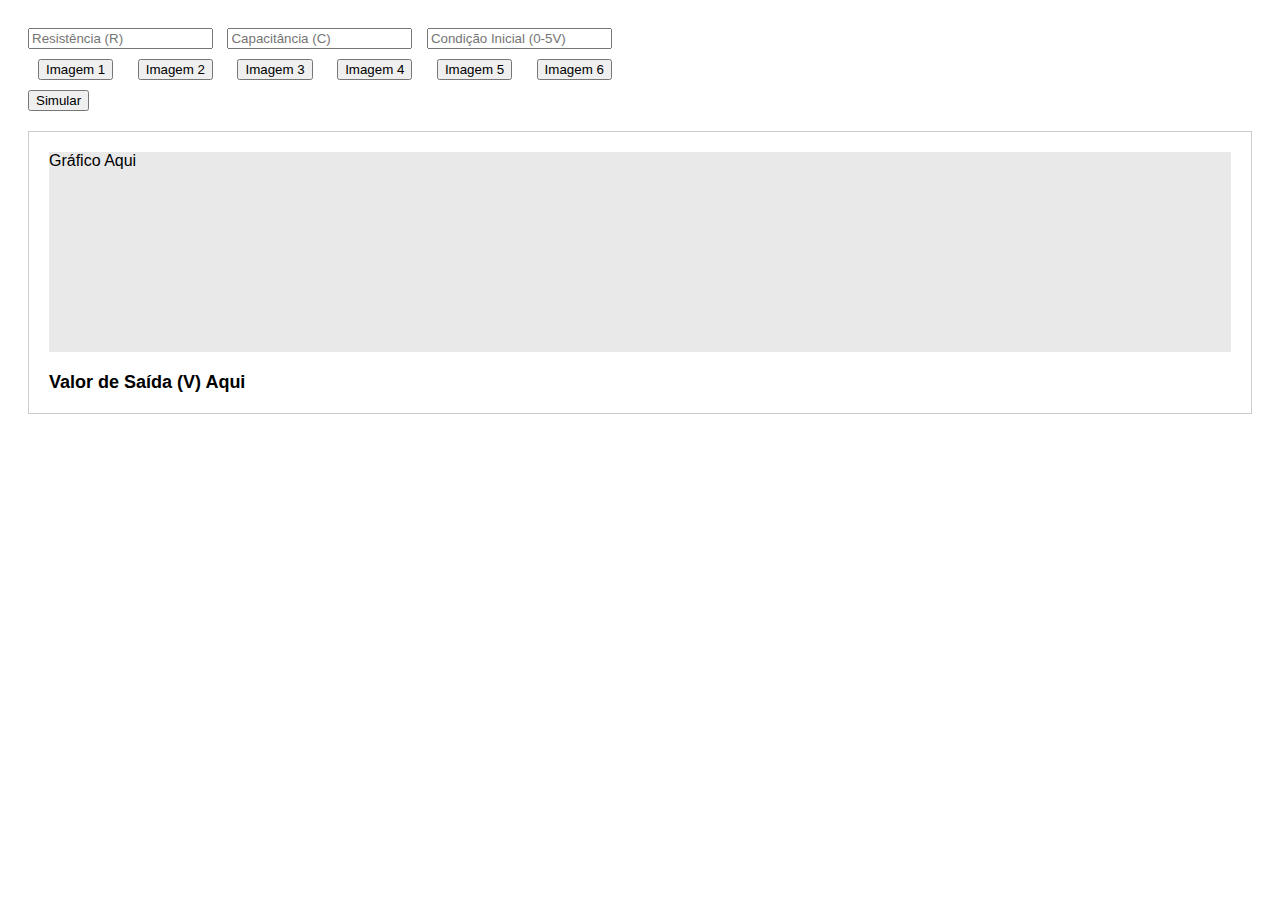
<file: controle.html>
<!DOCTYPE html>
<html lang="en">

<head>
    <meta charset="UTF-8">
    <meta name="viewport" content="width=device-width, initial-scale=1.0">
    <title>Sistema de Controle Dinâmico</title>
    <link rel="stylesheet" href="styles.css">
</head>

<body>
    <!-- Primeira Linha: Inputs -->
    <div class="inputs">
        <input type="number" id="resistencia" placeholder="Resistência (R)">
        <input type="number" id="capacitancia" placeholder="Capacitância (C)">
        <input type="number" id="condicaoInicial" placeholder="Condição Inicial (0-5V)">
    </div>

    <!-- Segunda Linha: Seleção de Imagens -->
    <div class="image-select">
        <button onclick="selectImage('1')">Imagem 1</button>
        <button onclick="selectImage('2')">Imagem 2</button>
        <button onclick="selectImage('3')">Imagem 3</button>
        <button onclick="selectImage('4')">Imagem 4</button>
        <button onclick="selectImage('5')">Imagem 5</button>
        <button onclick="selectImage('6')">Imagem 6</button>
    </div>

    <!-- Terceira Linha: Simulação -->
    <button onclick="simulate()">Simular</button>
    <div class="results">
        <div id="chart">Gráfico Aqui</div>
        <div id="outputValue">Valor de Saída (V) Aqui</div>
    </div>

    <script src="script.js"></script>
</body>

</html>
</file>
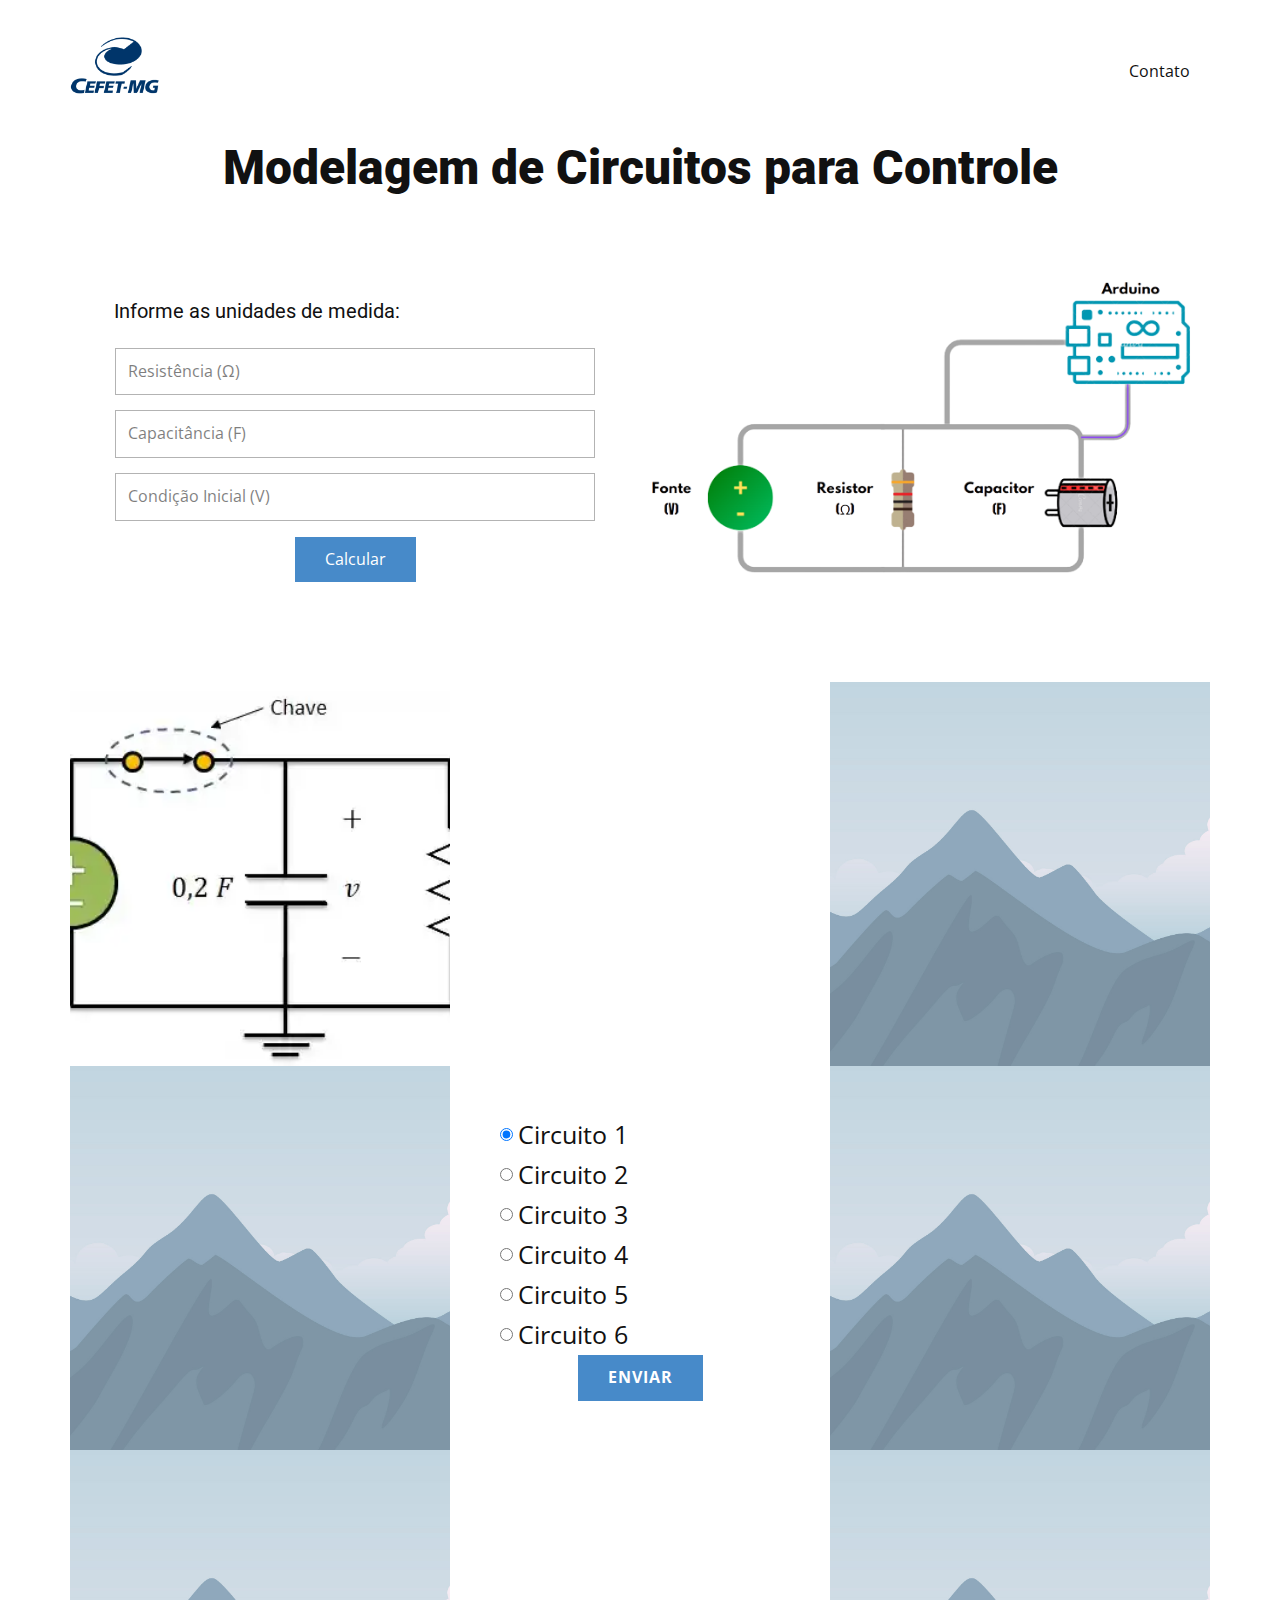
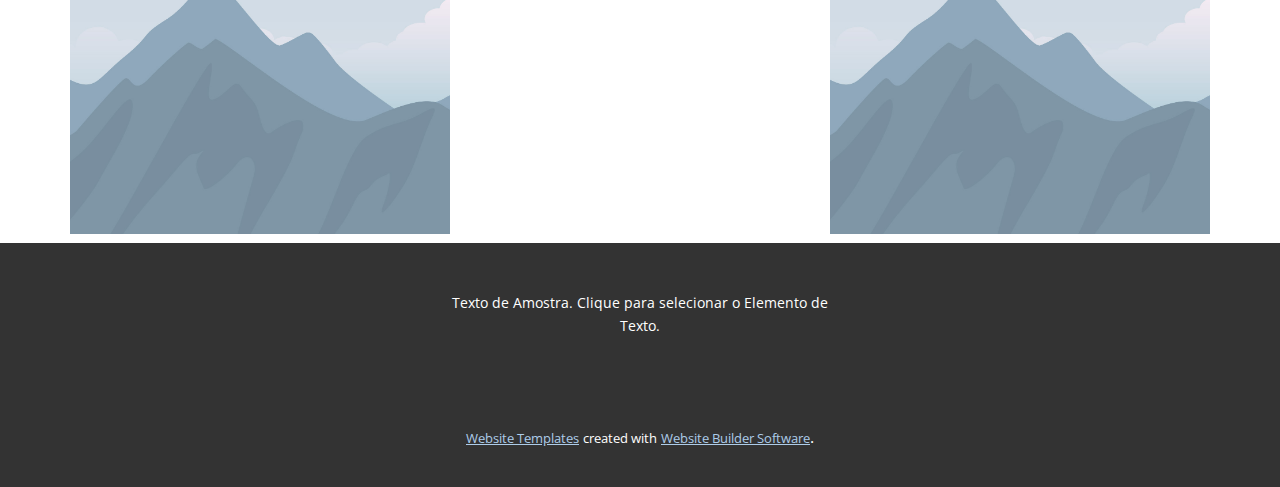
<file: src/Página-Inicial.html>
<!DOCTYPE html>
<html style="font-size: 16px;" lang="pt"><head>
    <meta name="viewport" content="width=device-width, initial-scale=1.0">
    <meta charset="utf-8">
    <meta name="keywords" content="Modelagem de Circuitos para Controle">
    <meta name="description" content="">
    <title>Página Inicial</title>
    <link rel="stylesheet" href="nicepage.css" media="screen">
<link rel="stylesheet" href="Página-Inicial.css" media="screen">
    <script class="u-script" type="text/javascript" src="jquery-1.9.1.min.js" defer=""></script>
    <script class="u-script" type="text/javascript" src="nicepage.js" defer=""></script>
    <meta name="generator" content="Nicepage 5.21.7, nicepage.com">
    <meta name="referrer" content="origin">
    <link id="u-theme-google-font" rel="stylesheet" href="https://fonts.googleapis.com/css?family=Roboto:100,100i,300,300i,400,400i,500,500i,700,700i,900,900i|Open+Sans:300,300i,400,400i,500,500i,600,600i,700,700i,800,800i">
    
    
    
    
    <script type="application/ld+json">{
		"@context": "http://schema.org",
		"@type": "Organization",
		"name": "",
		"url": "/",
		"logo": "images/600px-Logo_CEFET-MG.png"
}</script>
    <meta name="theme-color" content="#478ac9">
    <meta property="og:title" content="Página Inicial">
    <meta property="og:type" content="website">
    <link rel="canonical" href="/">
  <meta data-intl-tel-input-cdn-path="intlTelInput/"></head>
  <body data-path-to-root="./" data-include-products="false" class="u-body u-xl-mode" data-lang="pt"><header class="u-clearfix u-header u-header" id="sec-872d"><div class="u-clearfix u-sheet u-sheet-1">
        <a href="https://nicepage.com" class="u-image u-logo u-image-1" data-image-width="600" data-image-height="600">
          <img src="images/600px-Logo_CEFET-MG.png" class="u-logo-image u-logo-image-1">
        </a>
        <nav class="u-menu u-menu-one-level u-offcanvas u-menu-1">
          <div class="menu-collapse" style="font-size: 1rem; letter-spacing: 0px;">
            <a class="u-button-style u-custom-left-right-menu-spacing u-custom-padding-bottom u-custom-top-bottom-menu-spacing u-nav-link u-text-active-palette-1-base u-text-hover-palette-2-base" href="#">
              <svg class="u-svg-link" viewBox="0 0 24 24"><use xlink:href="#menu-hamburger"></use></svg>
              <svg class="u-svg-content" version="1.1" id="menu-hamburger" viewBox="0 0 16 16" x="0px" y="0px" xmlns:xlink="http://www.w3.org/1999/xlink" xmlns="http://www.w3.org/2000/svg"><g><rect y="1" width="16" height="2"></rect><rect y="7" width="16" height="2"></rect><rect y="13" width="16" height="2"></rect>
</g></svg>
            </a>
          </div>
          <div class="u-custom-menu u-nav-container">
            <ul class="u-nav u-unstyled u-nav-1"><li class="u-nav-item"><a class="u-button-style u-nav-link u-text-active-palette-1-base u-text-hover-palette-2-base" href="Contato.html" style="padding: 10px 20px;">Contato</a>
</li></ul>
          </div>
          <div class="u-custom-menu u-nav-container-collapse">
            <div class="u-black u-container-style u-inner-container-layout u-opacity u-opacity-95 u-sidenav">
              <div class="u-inner-container-layout u-sidenav-overflow">
                <div class="u-menu-close"></div>
                <ul class="u-align-center u-nav u-popupmenu-items u-unstyled u-nav-2"><li class="u-nav-item"><a class="u-button-style u-nav-link" href="Contato.html">Contato</a>
</li></ul>
              </div>
            </div>
            <div class="u-black u-menu-overlay u-opacity u-opacity-70"></div>
          </div>
        </nav>
      </div></header>
    <section class="u-align-center u-clearfix u-section-1" id="sec-5944">
      <div class="u-clearfix u-sheet u-valign-middle u-sheet-1">
        <h1 class="u-text u-text-default u-text-1">Modelagem de Circuitos para Controle</h1>
        <div class="data-layout-selected u-clearfix u-expanded-width u-layout-wrap u-layout-wrap-1">
          <div class="u-layout">
            <div class="u-layout-row">
              <div class="u-container-style u-layout-cell u-size-30 u-layout-cell-1">
                <div class="u-container-layout u-container-layout-1">
                  <h5 class="u-text u-text-default u-text-2">Informe as unidades de medida:</h5>
                  <div class="u-form u-form-1">
                    <form action="https://forms.nicepagesrv.com/v2/form/process" class="u-clearfix u-form-spacing-15 u-form-vertical u-inner-form" style="padding: 15px;" source="email" name="form">
                      <div class="u-form-group u-form-name u-label-none">
                        <label for="name-6797" class="u-label">Name</label>
                        <input type="text" placeholder="Resistência (Ω)" id="name-6797" name="resistencia" class="u-input u-input-rectangle" required="">
                      </div>
                      <div class="u-form-group u-label-none u-form-group-2">
                        <label for="text-47e6" class="u-label">Campo de Entrada</label>
                        <input type="text" placeholder="Capacitância (F)" id="text-47e6" name="capacitancia" class="u-input u-input-rectangle" required="required">
                      </div>
                      <div class="u-form-email u-form-group u-label-none">
                        <label for="email-6797" class="u-label">Email</label>
                        <input type="email" placeholder="Condição Inicial (V)" id="email-6797" name="voltagem" class="u-input u-input-rectangle" required="">
                      </div>
                      <div class="u-align-center u-form-group u-form-submit">
                        <a href="#" class="u-btn u-btn-submit u-button-style">Calcular</a>
                        <input type="submit" value="submit" class="u-form-control-hidden">
                      </div>
                      <div class="u-form-send-message u-form-send-success">Thank you! Your message has been sent.</div>
                      <div class="u-form-send-error u-form-send-message">Unable to send your message. Please fix errors then try again.</div>
                      <input type="hidden" value="" name="recaptchaResponse">
                      <input type="hidden" name="formServices" value="032bcfbf-bde3-6dd8-1c6d-f8fea6d81974">
                    </form>
                  </div>
                </div>
              </div>
              <div class="u-container-style u-layout-cell u-size-30 u-layout-cell-2">
                <div class="u-container-layout u-valign-middle u-container-layout-2">
                  <img class="u-expanded-width u-image u-image-contain u-image-1" src="images/Captura_de_tela_de_2023-11-06_18-44-24-removebg-preview.png" data-image-width="655" data-image-height="381">
                </div>
              </div>
            </div>
          </div>
        </div>
      </div>
    </section>
    <section class="u-clearfix u-section-2" id="sec-ddd5">
      <div class="u-clearfix u-sheet u-sheet-1">
        <div class="data-layout-selected u-clearfix u-expanded-width u-layout-wrap u-layout-wrap-1">
          <div class="u-layout">
            <div class="u-layout-row">
              <div class="u-size-20 u-size-30-md">
                <div class="u-layout-col">
                  <div class="u-container-align-center u-container-style u-image u-layout-cell u-size-20 u-image-1" data-image-width="499" data-image-height="318">
                    <div class="u-container-layout u-container-layout-1"></div>
                  </div>
                  <div class="u-container-align-center u-container-style u-image u-layout-cell u-size-20 u-image-2" data-image-width="2000" data-image-height="1333">
                    <div class="u-container-layout u-container-layout-2"></div>
                  </div>
                  <div class="u-container-align-center u-container-style u-image u-layout-cell u-size-20 u-image-3" data-image-width="2000" data-image-height="1333">
                    <div class="u-container-layout u-container-layout-3"></div>
                  </div>
                </div>
              </div>
              <div class="u-size-20 u-size-30-md">
                <div class="u-layout-col">
                  <div class="u-container-style u-layout-cell u-size-60 u-layout-cell-4">
                    <div class="u-container-layout u-valign-middle u-container-layout-4">
                      <div class="u-align-center u-expanded-width u-form u-form-radios-spacing-50 u-form-1">
                        <form action="https://forms.nicepagesrv.com/v2/form/process" class="u-clearfix u-form-spacing-0 u-form-vertical u-inner-form" source="email" name="form-1" style="padding: 50px;">
                          <div class="u-form-group u-form-input-layout-horizontal u-form-radiobutton u-label-top u-form-group-1">
                            <label class="u-form-control-hidden u-label u-spacing-0 u-label-1"></label>
                            <div class="u-form-radio-button-wrapper">
                              <div class="u-input-row">
                                <input id="field-b94c" type="radio" name="radiobutton-1" value="Circuito 1" class="u-field-input" checked="checked" data-calc="">
                                <label class="u-field-label" for="field-b94c" style="font-size: 1.5625rem;">Circuito 1</label>
                              </div>
                              <div class="u-input-row">
                                <input id="field-6216" type="radio" name="radiobutton-1" value="Circuito 2" class="u-field-input" data-calc="">
                                <label class="u-field-label" for="field-6216" style="font-size: 1.5625rem;">Circuito 2</label>
                              </div>
                              <div class="u-input-row">
                                <input id="field-2e14" type="radio" name="radiobutton-1" value="Circuito 3" class="u-field-input" data-calc="">
                                <label class="u-field-label" for="field-2e14" style="font-size: 1.5625rem;">Circuito 3</label>
                              </div>
                              <div class="u-input-row">
                                <input id="field-5fe0" type="radio" name="radiobutton-1" value="Circuito 4" class="u-field-input" data-calc="">
                                <label class="u-field-label" for="field-5fe0" style="font-size: 1.5625rem;">Circuito 4</label>
                              </div>
                              <div class="u-input-row">
                                <input id="field-91aa" type="radio" name="radiobutton-1" value="Circuito 5" class="u-field-input" data-calc="">
                                <label class="u-field-label" for="field-91aa" style="font-size: 1.5625rem;">Circuito 5</label>
                              </div>
                              <div class="u-input-row">
                                <input id="field-89f8" type="radio" name="radiobutton-1" value="Circuito 6" class="u-field-input" data-calc="">
                                <label class="u-field-label" for="field-89f8" style="font-size: 1.5625rem;">Circuito 6</label>
                              </div>
                            </div>
                          </div>
                          <div class="u-align-center u-form-group u-form-submit u-label-top">
                            <input type="submit" value="submit" class="u-form-control-hidden">
                            <a href="#" class="u-btn u-btn-submit u-button-style u-hover-palette-1-dark-1 u-palette-1-base u-btn-1">Enviar</a>
                          </div>
                          <div class="u-form-send-message u-form-send-success"> Obrigado! A sua mensagem foi enviada. </div>
                          <div class="u-form-send-error u-form-send-message"> Não foi possível enviar a sua mensagem. Por favor, corrija os erros e tente novamente. </div>
                          <input type="hidden" value="" name="recaptchaResponse">
                          <input type="hidden" name="formServices" value="032bcfbf-bde3-6dd8-1c6d-f8fea6d81974">
                        </form>
                      </div>
                    </div>
                  </div>
                </div>
              </div>
              <div class="u-size-20 u-size-60-md">
                <div class="u-layout-col">
                  <div class="u-container-align-center u-container-style u-image u-layout-cell u-size-20 u-image-4" data-image-width="2000" data-image-height="1333">
                    <div class="u-container-layout u-container-layout-5"></div>
                  </div>
                  <div class="u-container-align-center u-container-style u-image u-layout-cell u-size-20 u-image-5" data-image-width="2000" data-image-height="1333">
                    <div class="u-container-layout u-container-layout-6"></div>
                  </div>
                  <div class="u-container-align-center u-container-style u-image u-layout-cell u-size-20 u-image-6" data-image-width="2000" data-image-height="1333">
                    <div class="u-container-layout u-container-layout-7"></div>
                  </div>
                </div>
              </div>
            </div>
          </div>
        </div>
      </div>
    </section>
    
    
    
    <footer class="u-align-center u-clearfix u-footer u-grey-80 u-footer" id="sec-70d2"><div class="u-clearfix u-sheet u-sheet-1">
        <p class="u-small-text u-text u-text-variant u-text-1">Texto de Amostra. Clique para selecionar o Elemento de Texto.</p>
      </div></footer>
    <section class="u-backlink u-clearfix u-grey-80">
      <a class="u-link" href="https://nicepage.com/website-templates" target="_blank">
        <span>Website Templates</span>
      </a>
      <p class="u-text">
        <span>created with</span>
      </p>
      <a class="u-link" href="" target="_blank">
        <span>Website Builder Software</span>
      </a>. 
    </section>
  
</body></html>
</file>
<file: styles.css>
body {
    font-family: Arial, sans-serif;
    padding: 20px;
}

.inputs input {
    margin-right: 10px;
}

.image-select button {
    margin: 10px;
}

.results {
    margin-top: 20px;
    border: 1px solid #ccc;
    padding: 20px;
}

#chart {
    height: 200px;
    background: #e9e9e9;
    margin-bottom: 20px;
}

#outputValue {
    font-size: 18px;
    font-weight: bold;
}
</file>
